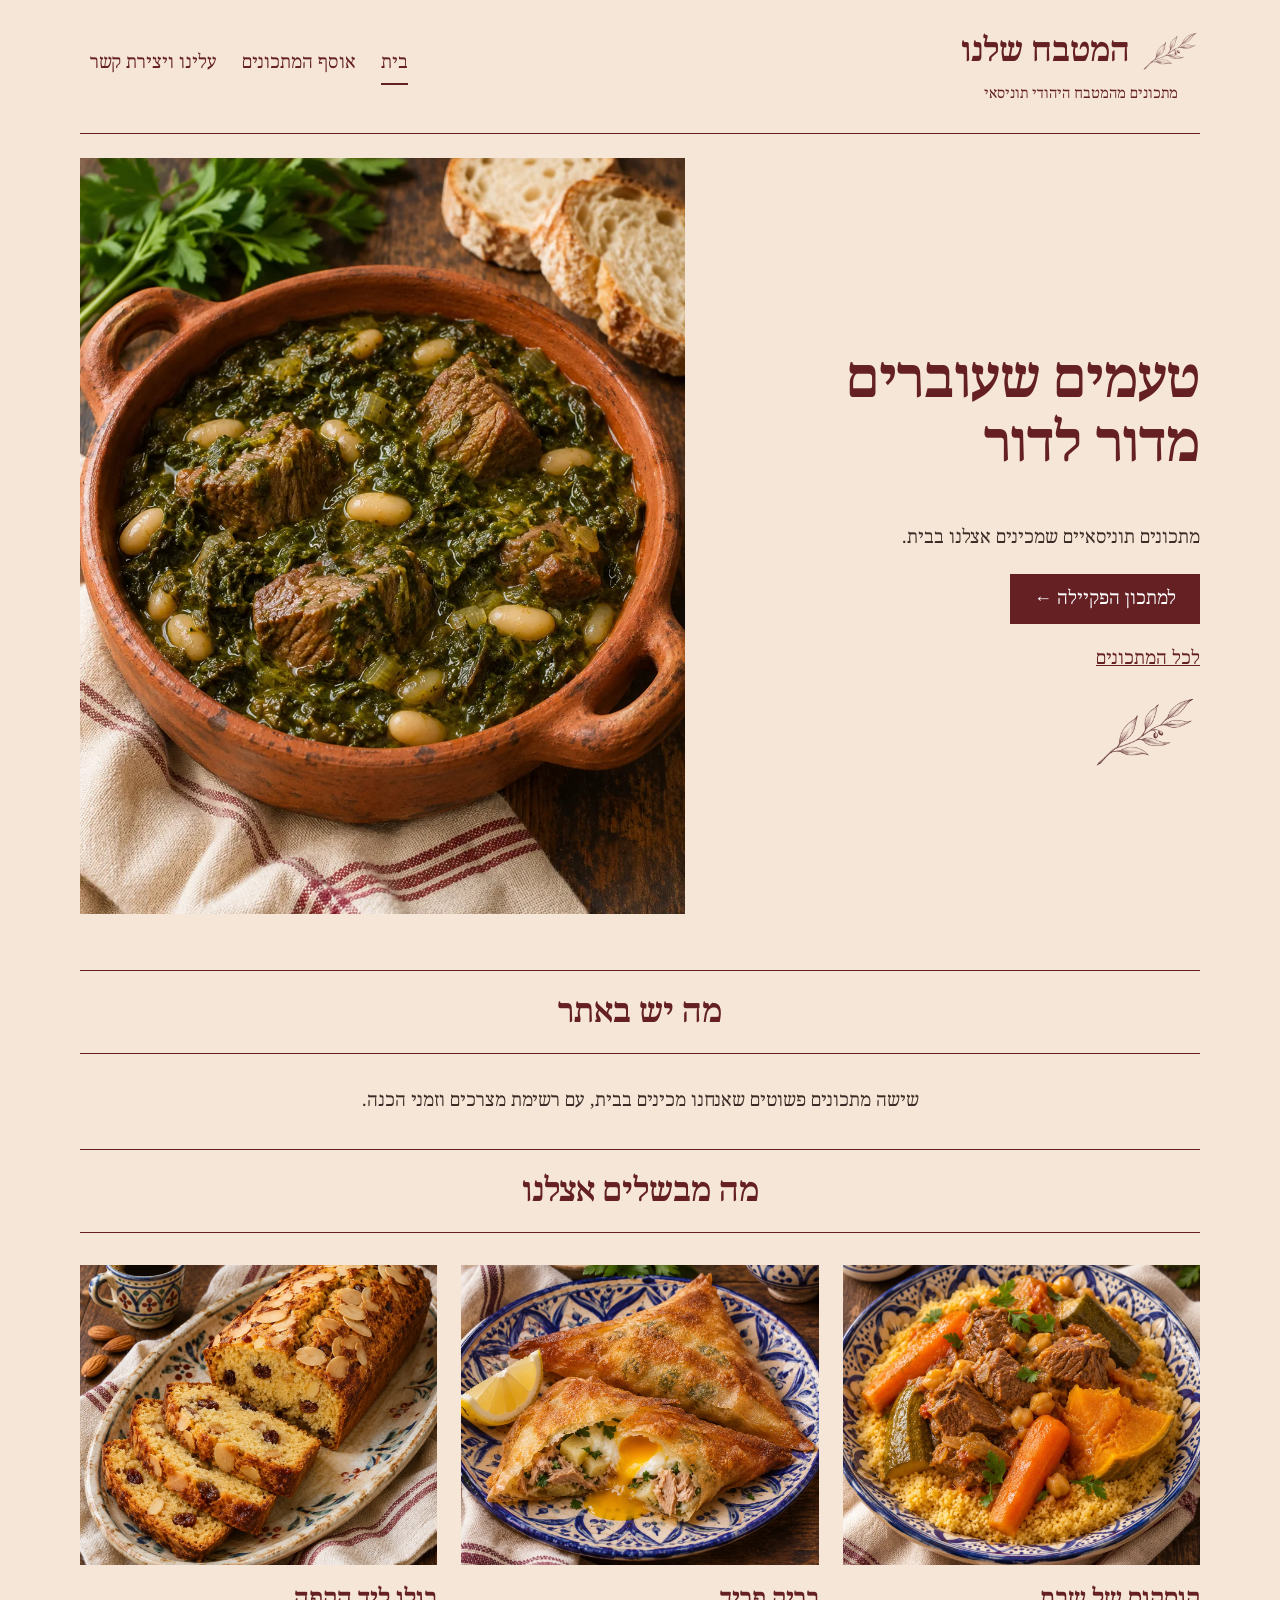
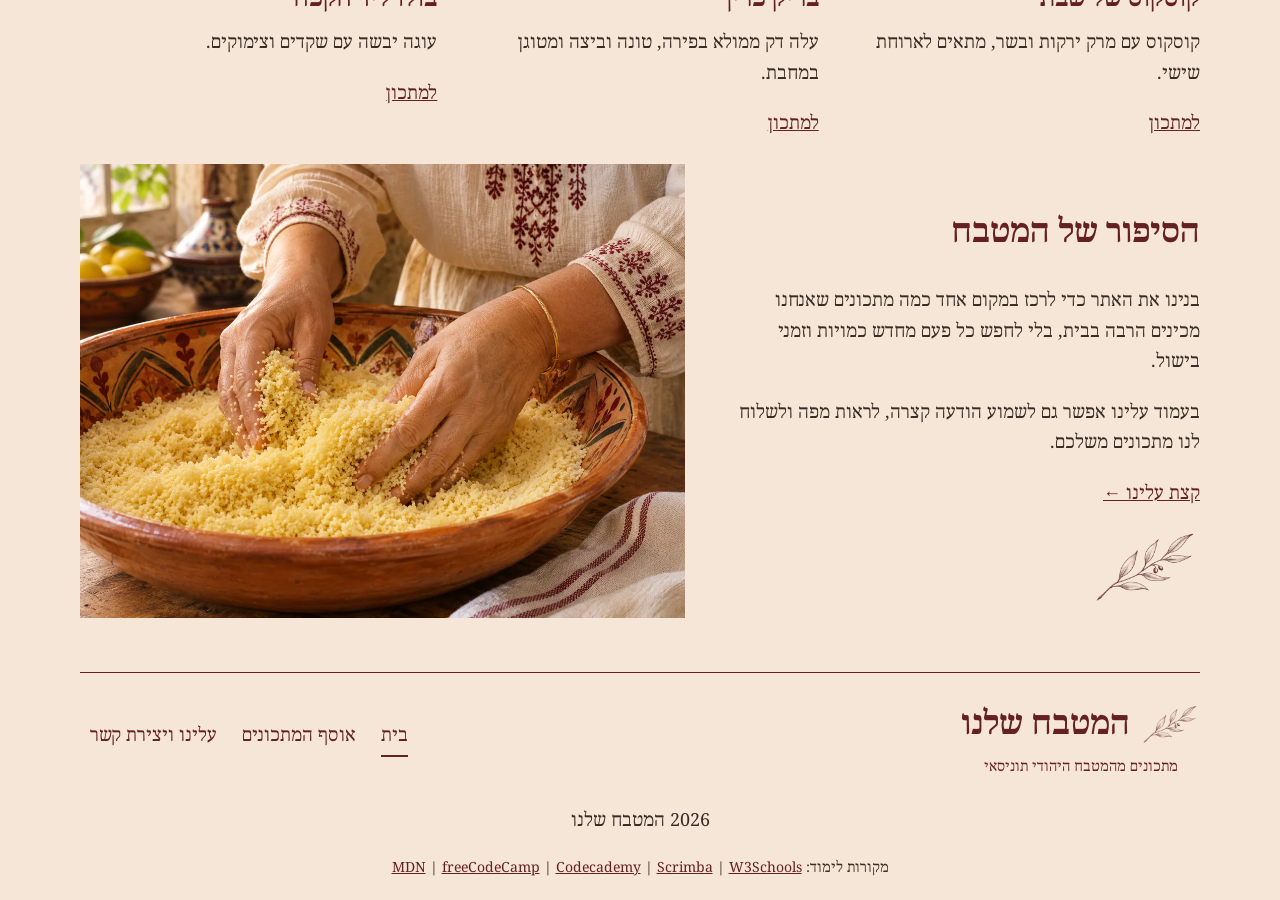
<file: index.html>
<!DOCTYPE html>
<html lang="he" dir="rtl">
<head>
  <meta charset="utf-8">
  <meta name="viewport" content="width=device-width, initial-scale=1">
  <title>המטבח שלנו - דף הבית</title>
  <link href="https://fonts.googleapis.com/css2?family=Noto+Serif+Hebrew:wght@400;700&display=swap" rel="stylesheet">
  <link href="css/style.css" rel="stylesheet">
</head>
<body>
  <header class="site-header">
    <a class="logo" href="index.html">
      <span class="logo-top">
        <img src="images/web/olive-branch.webp" alt="" class="logo-icon">
        <strong class="logo-title">המטבח שלנו</strong>
      </span>
      <span class="logo-subtitle">מתכונים מהמטבח היהודי תוניסאי</span>
    </a>
    <nav>
      <a href="index.html" class="active">בית</a>
      <a href="recettes.html">אוסף המתכונים</a>
      <a href="about.html">עלינו ויצירת קשר</a>
    </nav>
  </header>

  <main>
    <section class="row hero">
      <div class="column">
        <h1>טעמים שעוברים מדור לדור</h1>
        <p>מתכונים תוניסאיים שמכינים אצלנו בבית.</p>
        <p><a class="button" href="recettes.html#pkaila">למתכון הפקיילה &larr;</a></p>
        <p><a href="recettes.html">לכל המתכונים</a></p>
        <img src="images/web/olive-branch.webp" alt="" class="branch">
      </div>
      <img src="images/web/pkaila.webp" alt="סיר פקיילה עם בשר ושעועית לבנה" class="wide">
    </section>

    <section class="home-intro">
      <h2 class="section-title">מה יש באתר</h2>
      <p>שישה מתכונים פשוטים שאנחנו מכינים בבית, עם רשימת מצרכים וזמני הכנה.</p>
    </section>

    <section>
      <h2 class="section-title">מה מבשלים אצלנו</h2>
      <div class="cards">
        <article class="recipe-card">
          <a href="recettes.html#couscous">
            <img src="images/web/couscous.webp" alt="צלחת קוסקוס עם בשר וירקות">
          </a>
          <h3>קוסקוס של שבת</h3>
          <p>קוסקוס עם מרק ירקות ובשר, מתאים לארוחת שישי.</p>
          <a href="recettes.html#couscous">למתכון</a>
        </article>

        <article class="recipe-card">
          <a href="recettes.html#brik">
            <img src="images/web/brik.webp" alt="בריק מטוגן עם טונה וביצה">
          </a>
          <h3>בריק פריך</h3>
          <p>עלה דק ממולא בפירה, טונה וביצה ומטוגן במחבת.</p>
          <a href="recettes.html#brik">למתכון</a>
        </article>

        <article class="recipe-card">
          <a href="recettes.html#boulou">
            <img src="images/web/boulou.webp" alt="פרוסות עוגת בולו עם שקדים">
          </a>
          <h3>בולו ליד הקפה</h3>
          <p>עוגה יבשה עם שקדים וצימוקים.</p>
          <a href="recettes.html#boulou">למתכון</a>
        </article>
      </div>
    </section>

    <section class="row">
      <div class="column">
        <h2>הסיפור של המטבח</h2>
        <p>בנינו את האתר כדי לרכז במקום אחד כמה מתכונים שאנחנו מכינים הרבה בבית, בלי לחפש כל פעם מחדש כמויות וזמני בישול.</p>
        <p>בעמוד עלינו אפשר גם לשמוע הודעה קצרה, לראות מפה ולשלוח לנו מתכונים משלכם.</p>
        <p><a href="about.html">קצת עלינו &larr;</a></p>
        <img src="images/web/olive-branch.webp" alt="" class="branch">
      </div>
      <img src="images/web/making-couscous.webp" alt="הכנת קוסקוס בקערה" class="wide">
    </section>
  </main>

  <footer>
    <div class="footer-top">
      <a class="logo" href="index.html">
        <span class="logo-top">
          <img src="images/web/olive-branch.webp" alt="" class="logo-icon">
          <strong class="logo-title">המטבח שלנו</strong>
        </span>
        <span class="logo-subtitle">מתכונים מהמטבח היהודי תוניסאי</span>
      </a>
      <nav>
        <a href="index.html" class="active">בית</a>
        <a href="recettes.html">אוסף המתכונים</a>
        <a href="about.html">עלינו ויצירת קשר</a>
      </nav>
    </div>
    <p>2026 המטבח שלנו</p>
    <p class="learning-links">
      מקורות לימוד:
        <a href="https://developer.mozilla.org/" target="_blank">MDN</a> |
        <a href="https://www.freecodecamp.org/" target="_blank">freeCodeCamp</a> |
        <a href="https://www.codecademy.com/" target="_blank">Codecademy</a> |
        <a href="https://scrimba.com/" target="_blank">Scrimba</a> |
        <a href="https://www.w3schools.com/" target="_blank">W3Schools</a>
    </p>
  </footer>
</body>
</html>
</file>
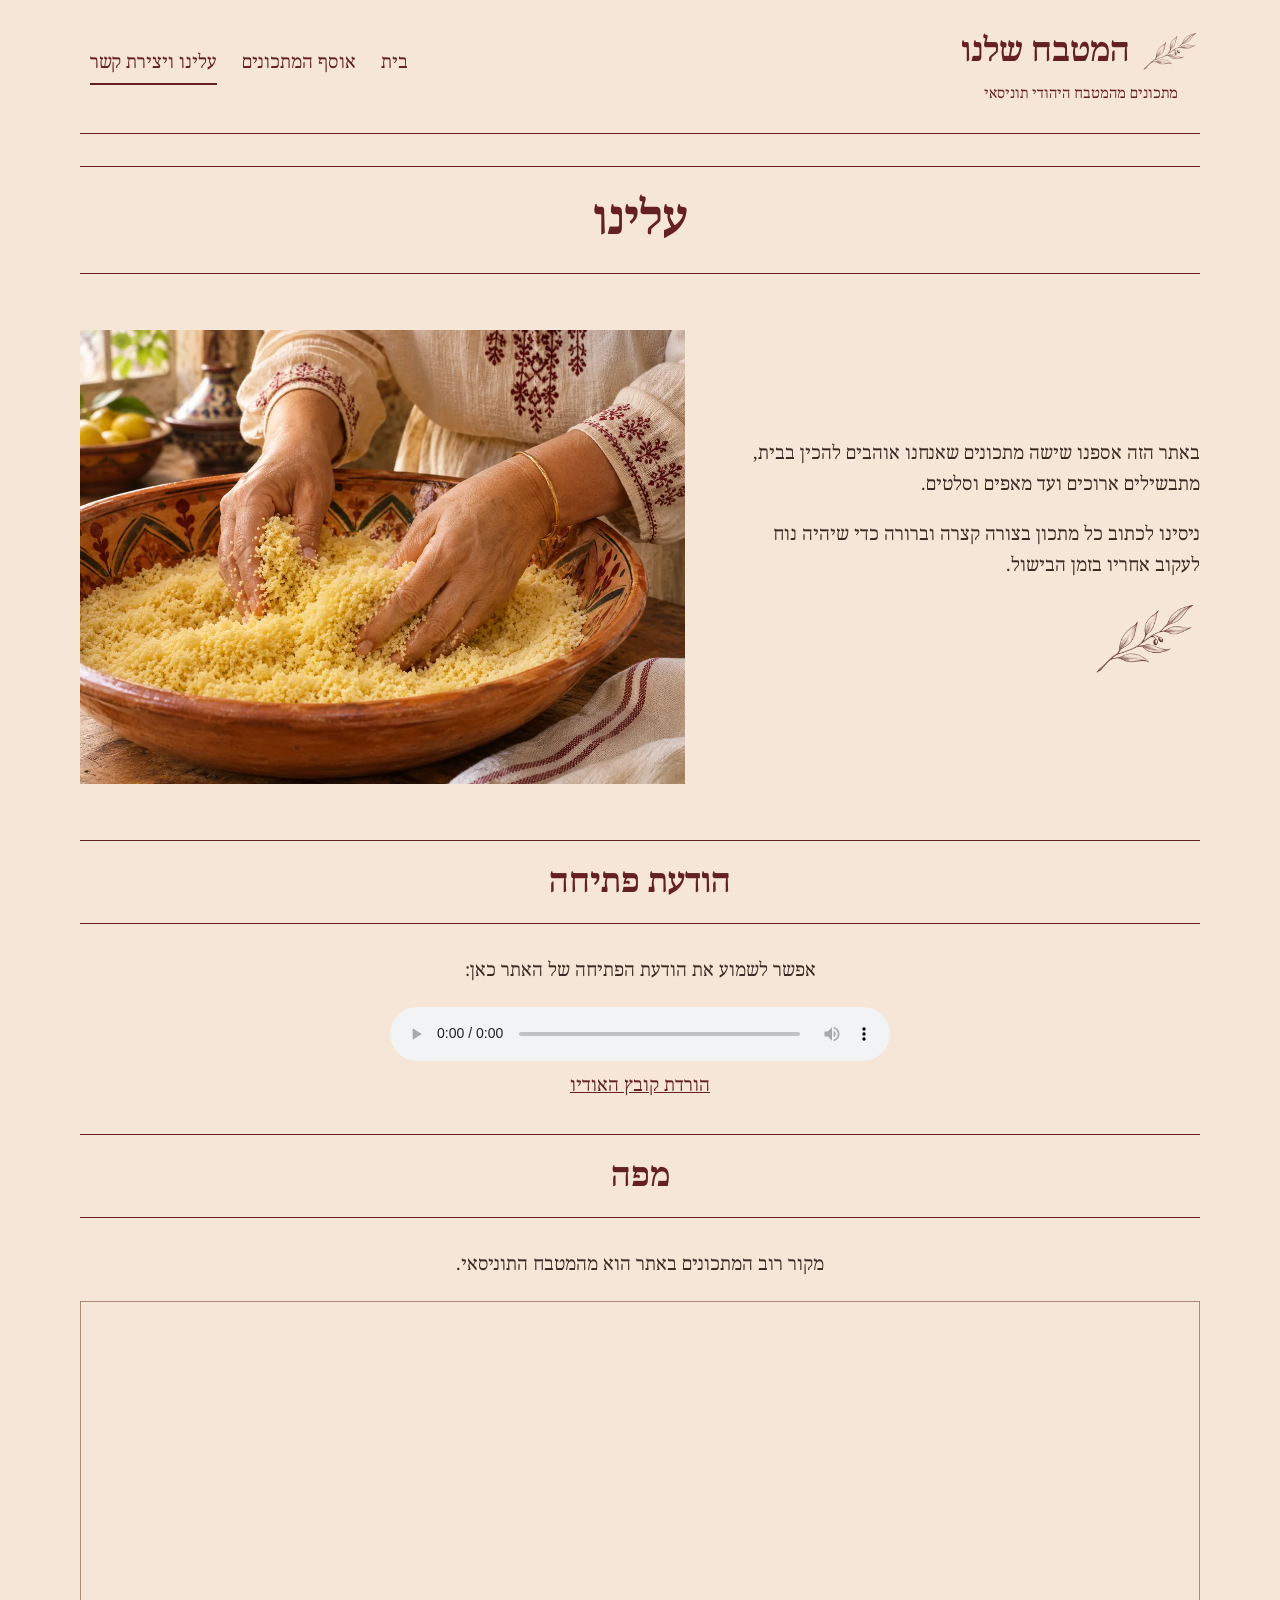
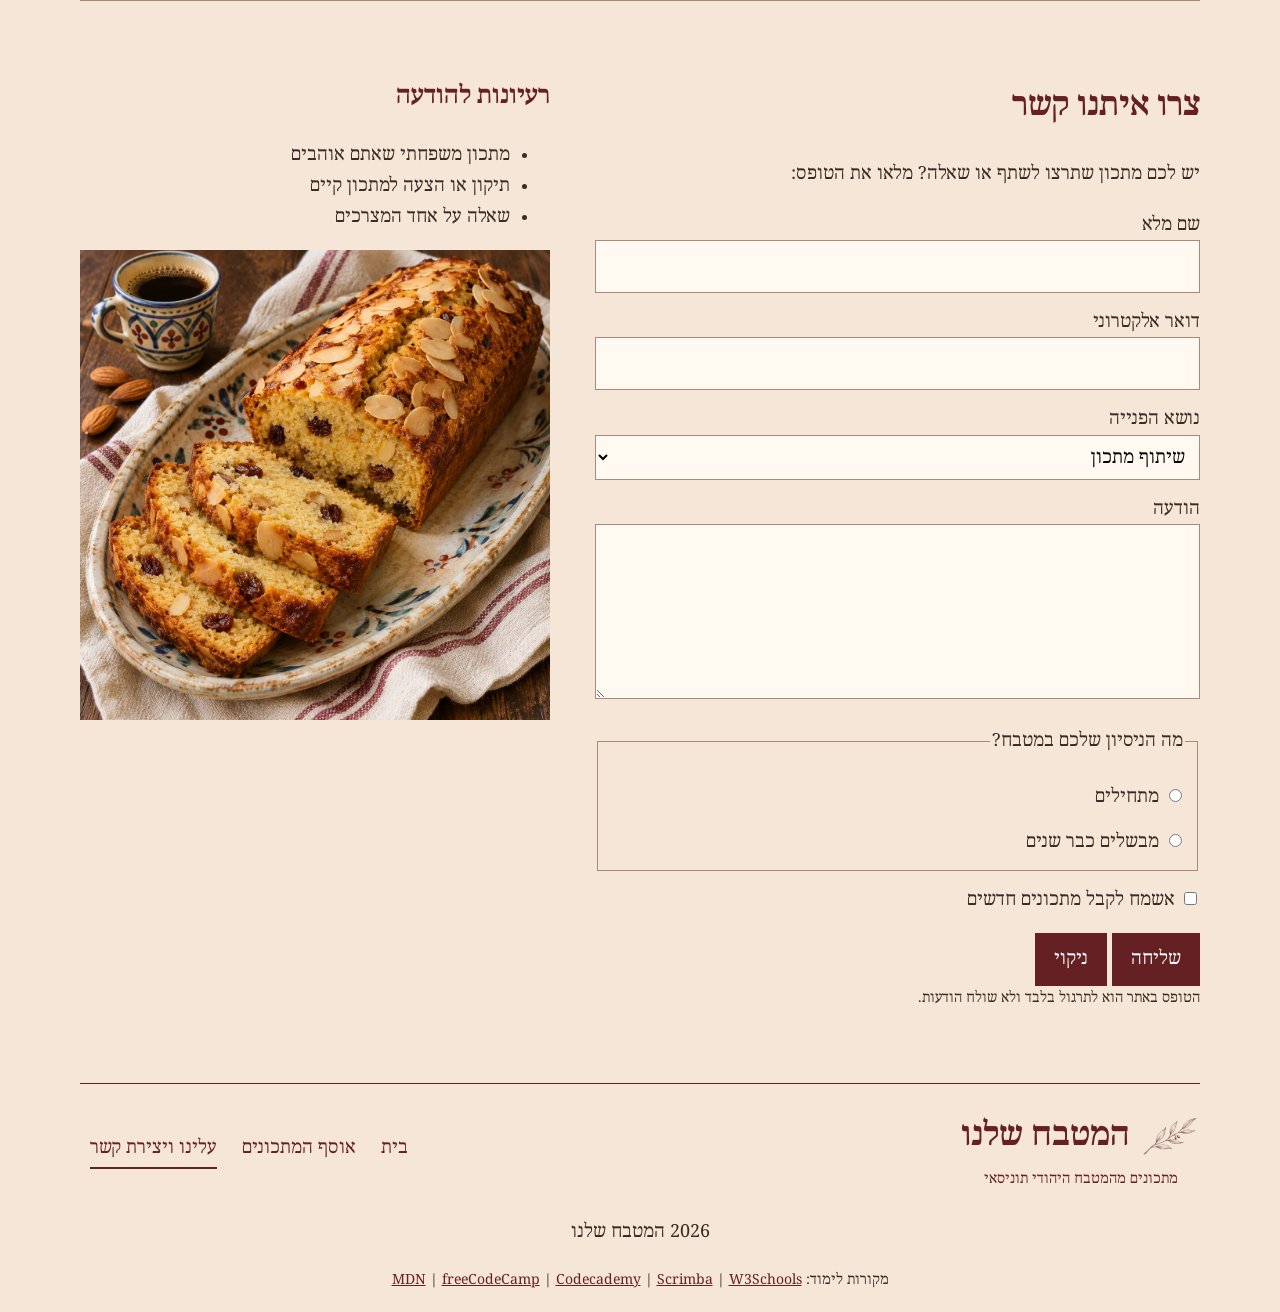
<file: about.html>
<!DOCTYPE html>
<html lang="he" dir="rtl">
<head>
  <meta charset="utf-8">
  <meta name="viewport" content="width=device-width, initial-scale=1">
  <title>המטבח שלנו - עלינו ויצירת קשר</title>
  <link href="https://fonts.googleapis.com/css2?family=Noto+Serif+Hebrew:wght@400;700&display=swap" rel="stylesheet">
  <link href="css/style.css" rel="stylesheet">
</head>
<body>
  <header class="site-header">
    <a class="logo" href="index.html">
      <span class="logo-top">
        <img src="images/web/olive-branch.webp" alt="" class="logo-icon">
        <strong class="logo-title">המטבח שלנו</strong>
      </span>
      <span class="logo-subtitle">מתכונים מהמטבח היהודי תוניסאי</span>
    </a>
    <nav>
      <a href="index.html">בית</a>
      <a href="recettes.html">אוסף המתכונים</a>
      <a href="about.html" class="active">עלינו ויצירת קשר</a>
    </nav>
  </header>

  <main>
    <section>
      <h1 class="section-title">עלינו</h1>
      <div class="row">
        <div class="column">
          <p>באתר הזה אספנו שישה מתכונים שאנחנו אוהבים להכין בבית, מתבשילים ארוכים ועד מאפים וסלטים.</p>
          <p>ניסינו לכתוב כל מתכון בצורה קצרה וברורה כדי שיהיה נוח לעקוב אחריו בזמן הבישול.</p>
          <img src="images/web/olive-branch.webp" alt="" class="branch">
        </div>
        <img src="images/web/making-couscous.webp" alt="הכנת קוסקוס בקערה" class="wide">
      </div>
    </section>

    <section class="welcome">
      <h2 class="section-title">הודעת פתיחה</h2>
      <p>אפשר לשמוע את הודעת הפתיחה של האתר כאן:</p>
      <audio controls>
        <source src="audio/welcome-he.m4a" type="audio/mp4">
        הדפדפן לא תומך בנגן אודיו.
      </audio>
      <p><a href="audio/welcome-he.m4a" download>הורדת קובץ האודיו</a></p>
    </section>

    <section class="center">
      <h2 class="section-title">מפה</h2>
      <p>מקור רוב המתכונים באתר הוא מהמטבח התוניסאי.</p>
      <iframe src="https://www.openstreetmap.org/export/embed.html?bbox=9.8%2C33.6%2C11.3%2C37.0&layer=mapnik" height="300" title="מפת תוניסיה"></iframe>
    </section>

    <section class="row contact">
      <div class="wide">
        <h2>צרו איתנו קשר</h2>
        <p>יש לכם מתכון שתרצו לשתף או שאלה? מלאו את הטופס:</p>
        <form action="about.html" method="get">
          <label for="name">שם מלא</label>
          <input type="text" id="name" name="name" required>

          <label for="email">דואר אלקטרוני</label>
          <input type="email" id="email" name="email" required>

          <label for="subject">נושא הפנייה</label>
          <select id="subject" name="subject">
            <option value="recipe">שיתוף מתכון</option>
            <option value="question">שאלה על מתכון</option>
            <option value="other">נושא אחר</option>
          </select>

          <label for="message">הודעה</label>
          <textarea id="message" name="message" rows="5" required></textarea>

          <fieldset>
            <legend>מה הניסיון שלכם במטבח?</legend>
            <label><input type="radio" class="choice" name="experience" value="beginner"> מתחילים</label>
            <label><input type="radio" class="choice" name="experience" value="experienced"> מבשלים כבר שנים</label>
          </fieldset>

          <label><input type="checkbox" class="choice" name="newsletter" value="yes"> אשמח לקבל מתכונים חדשים</label>

          <button type="submit">שליחה</button>
          <button type="reset">ניקוי</button>
        </form>
        <p class="note">הטופס באתר הוא לתרגול בלבד ולא שולח הודעות.</p>
      </div>

      <aside class="column">
        <h3>רעיונות להודעה</h3>
        <ul>
          <li>מתכון משפחתי שאתם אוהבים</li>
          <li>תיקון או הצעה למתכון קיים</li>
          <li>שאלה על אחד המצרכים</li>
        </ul>
        <img src="images/web/boulou.webp" alt="פרוסות עוגת בולו עם שקדים">
      </aside>
    </section>
  </main>

  <footer>
    <div class="footer-top">
      <a class="logo" href="index.html">
        <span class="logo-top">
          <img src="images/web/olive-branch.webp" alt="" class="logo-icon">
          <strong class="logo-title">המטבח שלנו</strong>
        </span>
        <span class="logo-subtitle">מתכונים מהמטבח היהודי תוניסאי</span>
      </a>
      <nav>
        <a href="index.html">בית</a>
        <a href="recettes.html">אוסף המתכונים</a>
        <a href="about.html" class="active">עלינו ויצירת קשר</a>
      </nav>
    </div>
    <p>2026 המטבח שלנו</p>
    <p class="learning-links">
      מקורות לימוד:
        <a href="https://developer.mozilla.org/" target="_blank">MDN</a> |
        <a href="https://www.freecodecamp.org/" target="_blank">freeCodeCamp</a> |
        <a href="https://www.codecademy.com/" target="_blank">Codecademy</a> |
        <a href="https://scrimba.com/" target="_blank">Scrimba</a> |
        <a href="https://www.w3schools.com/" target="_blank">W3Schools</a>
    </p>
  </footer>
</body>
</html>
</file>
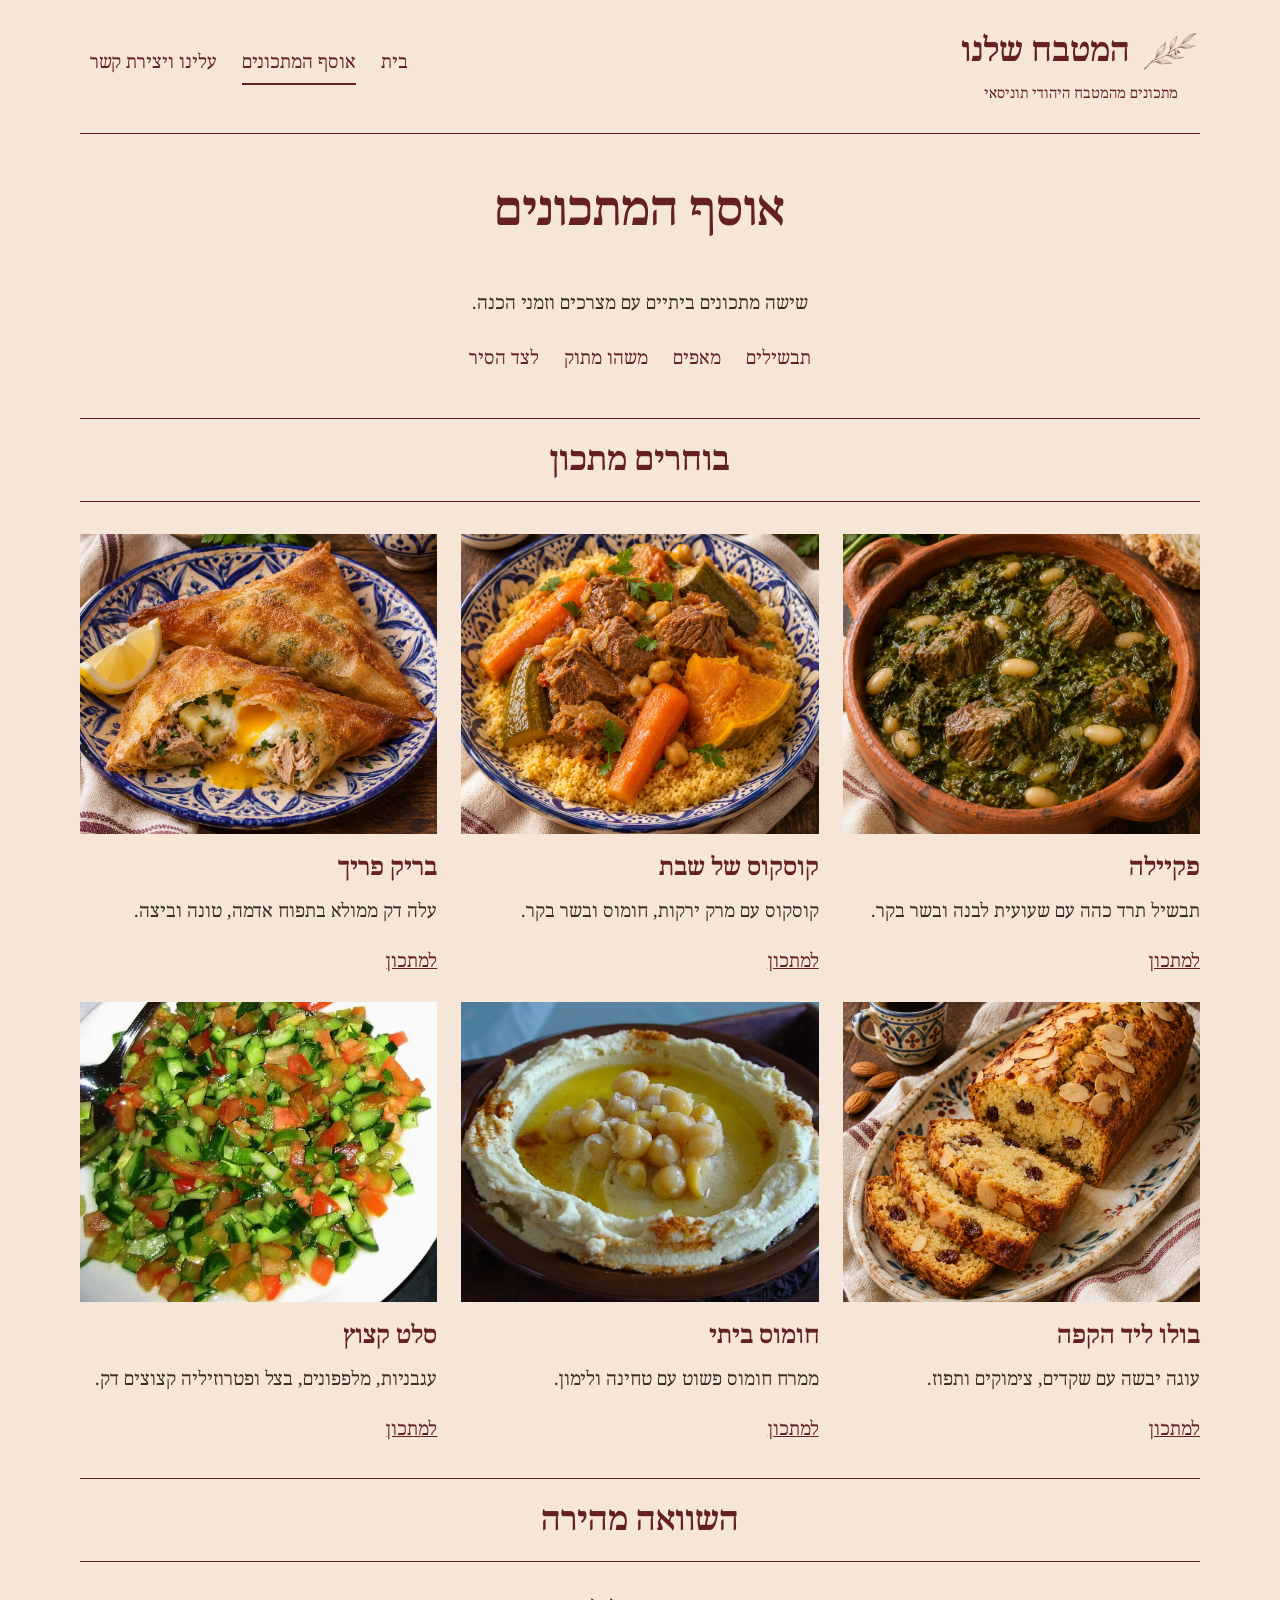
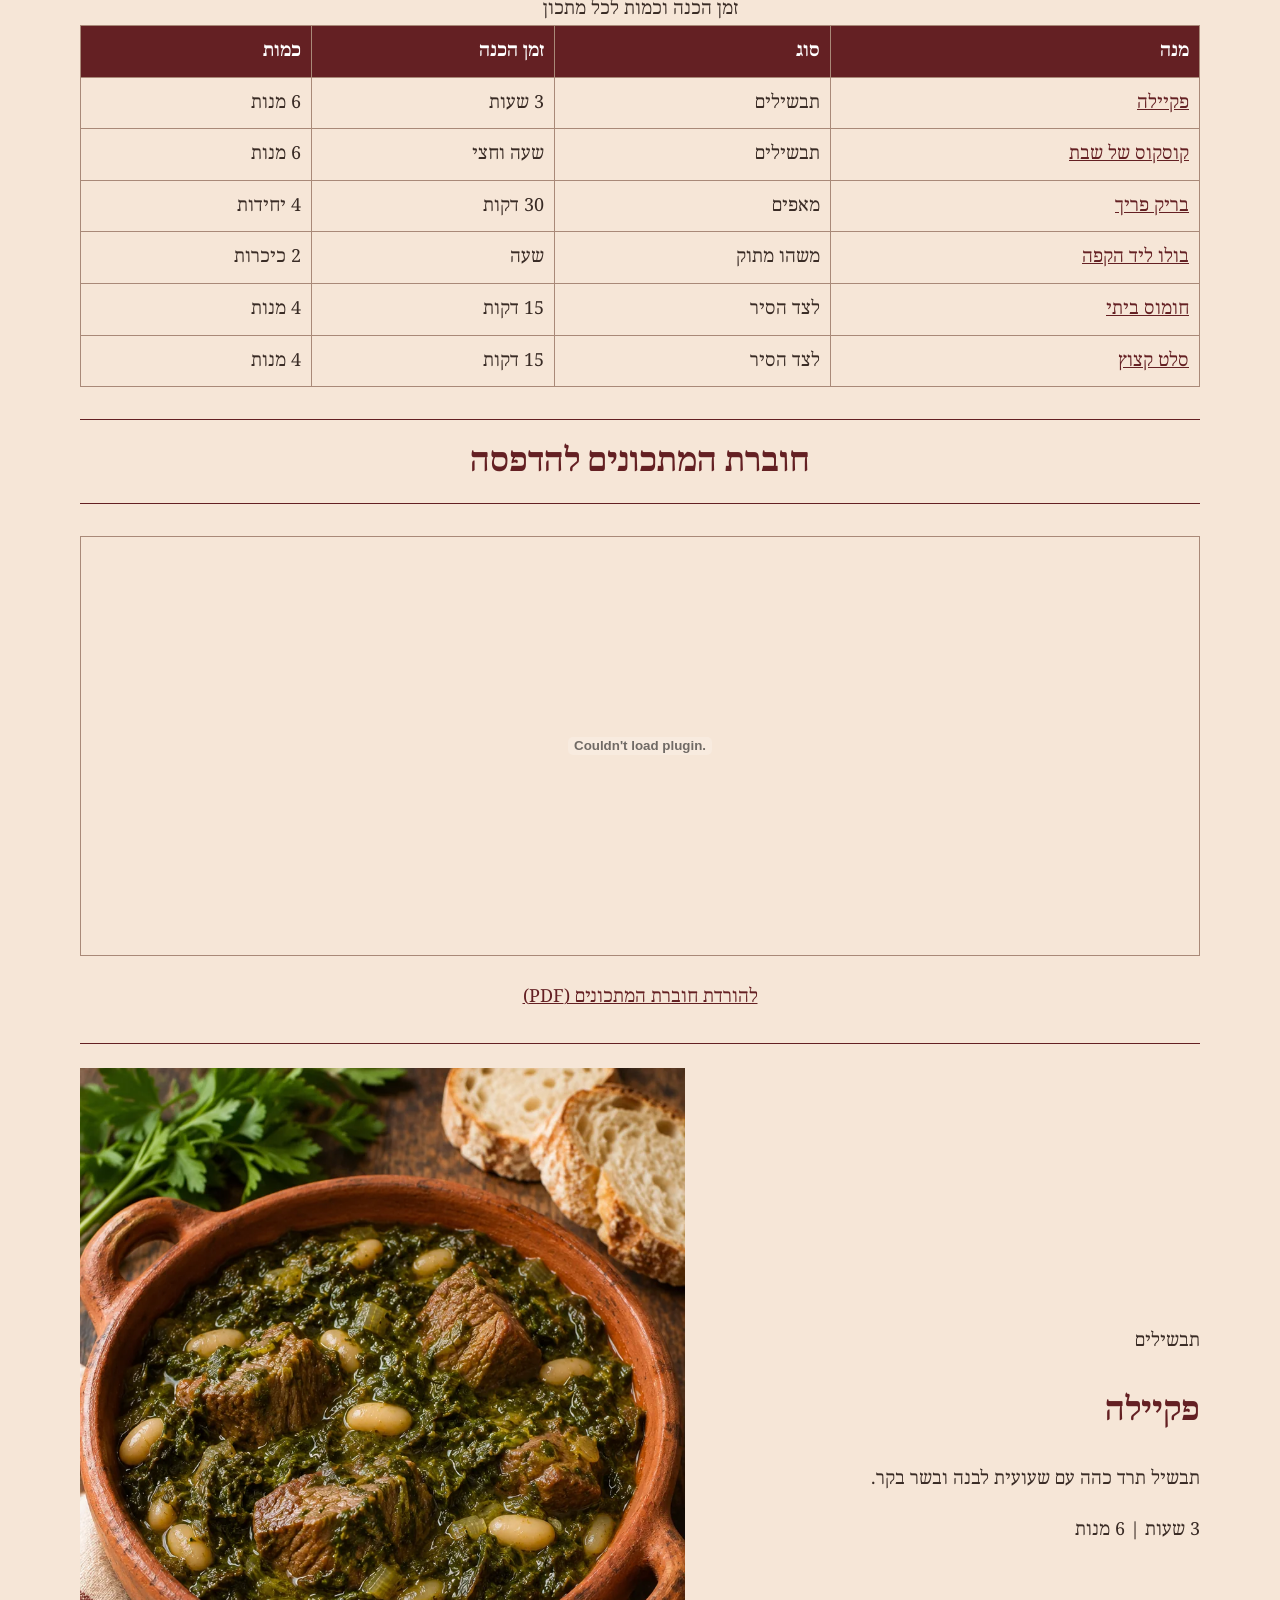
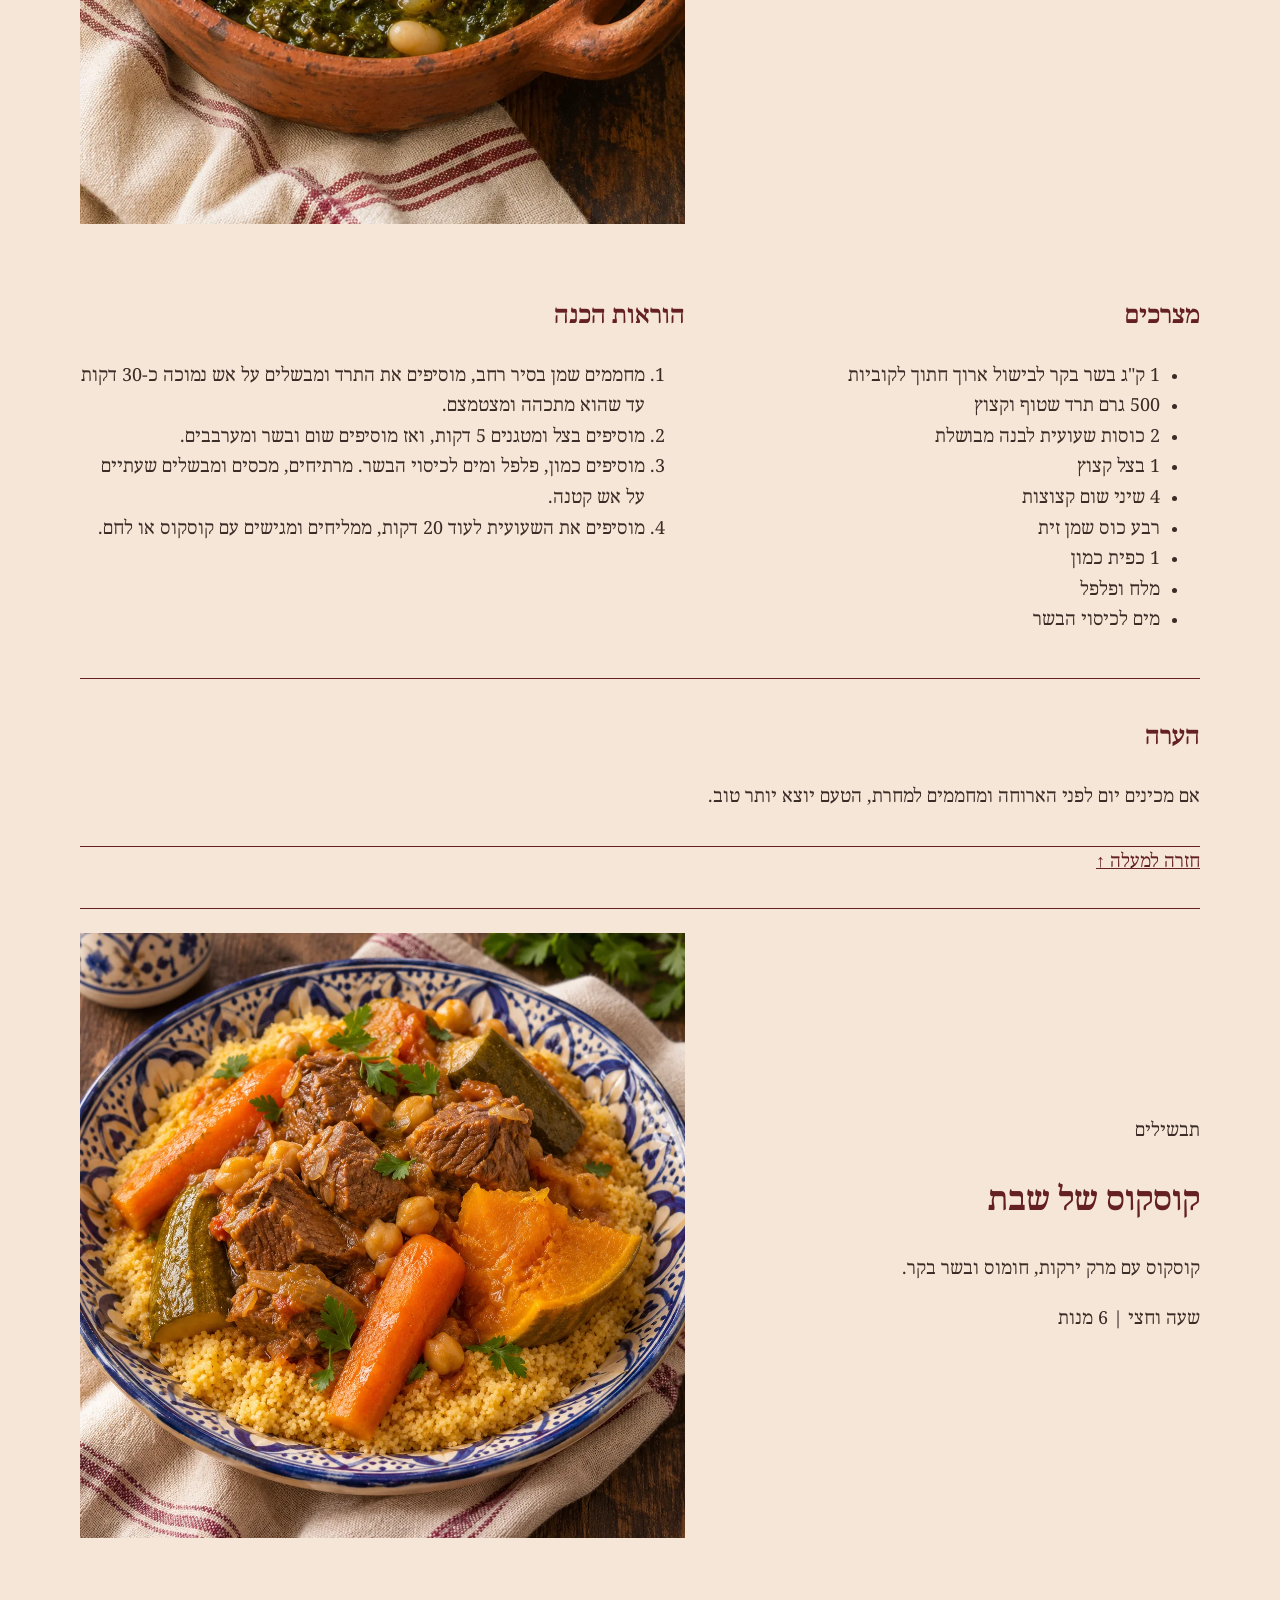
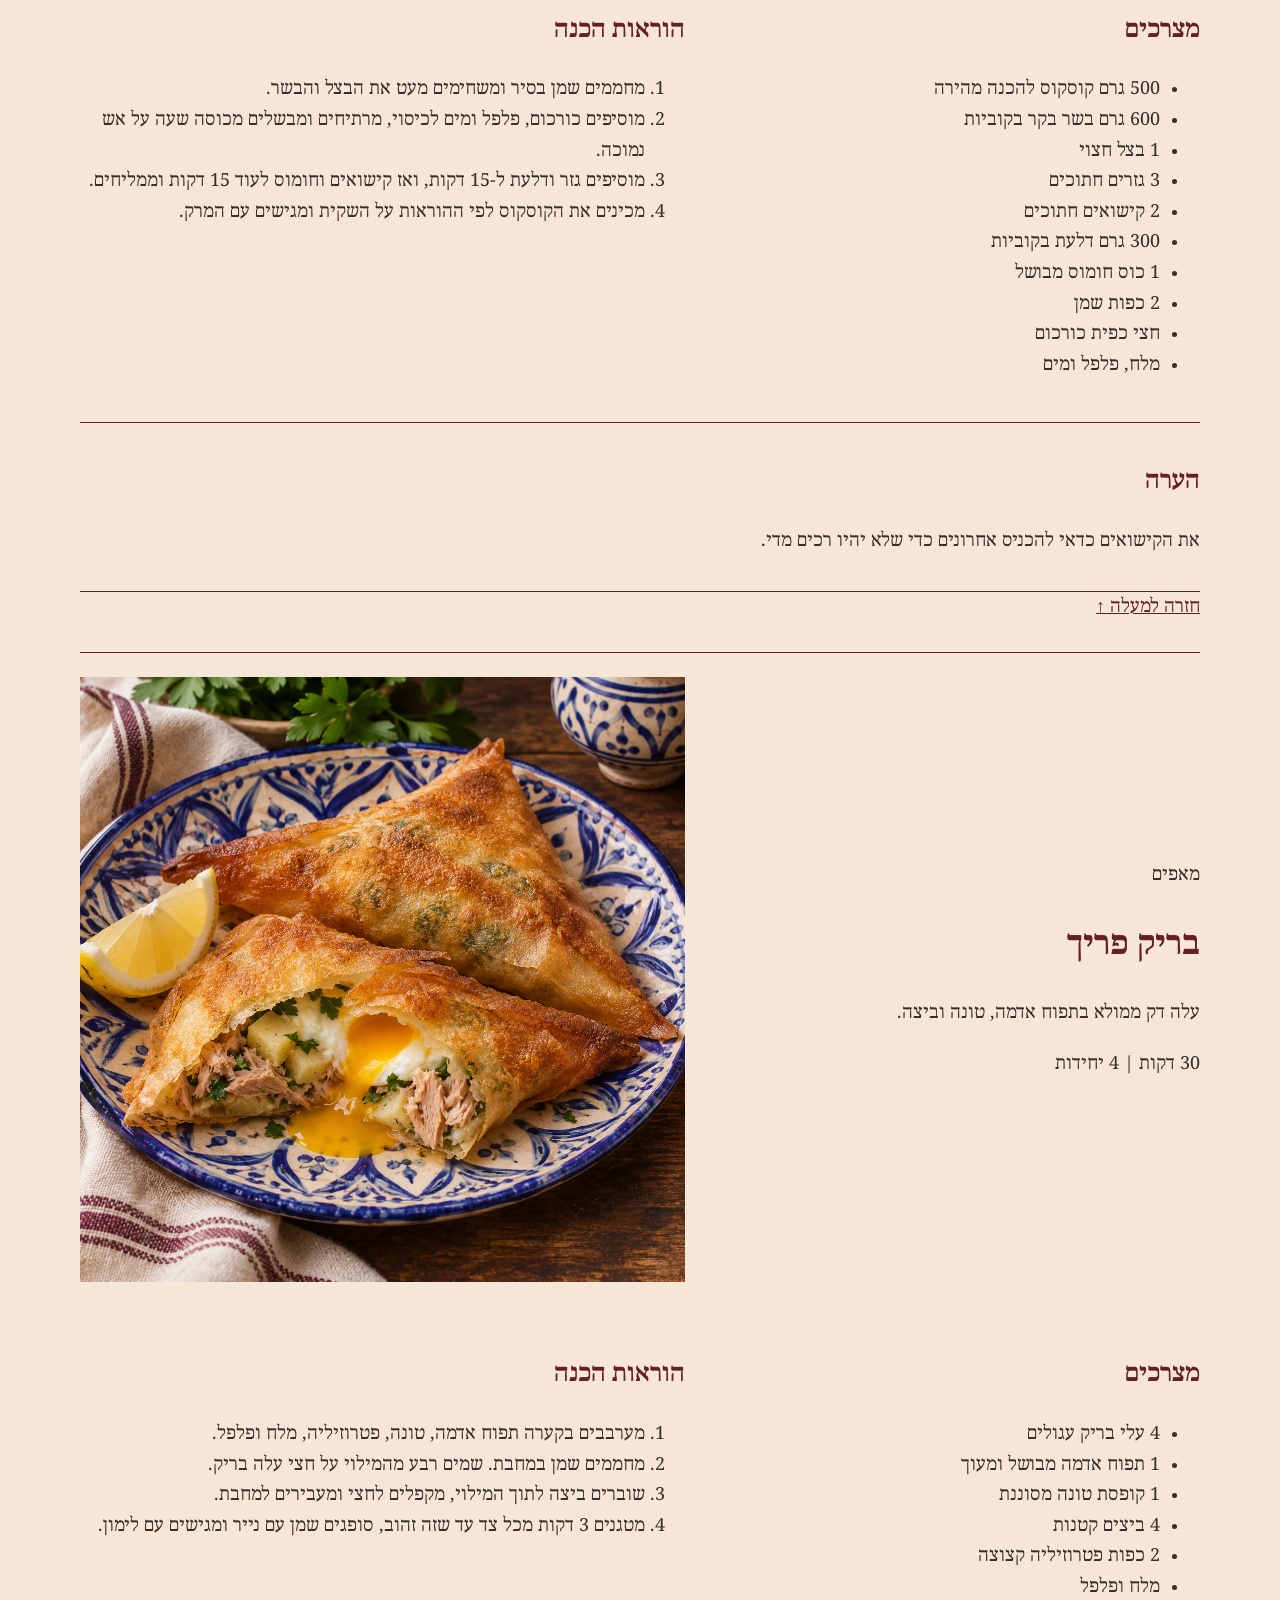
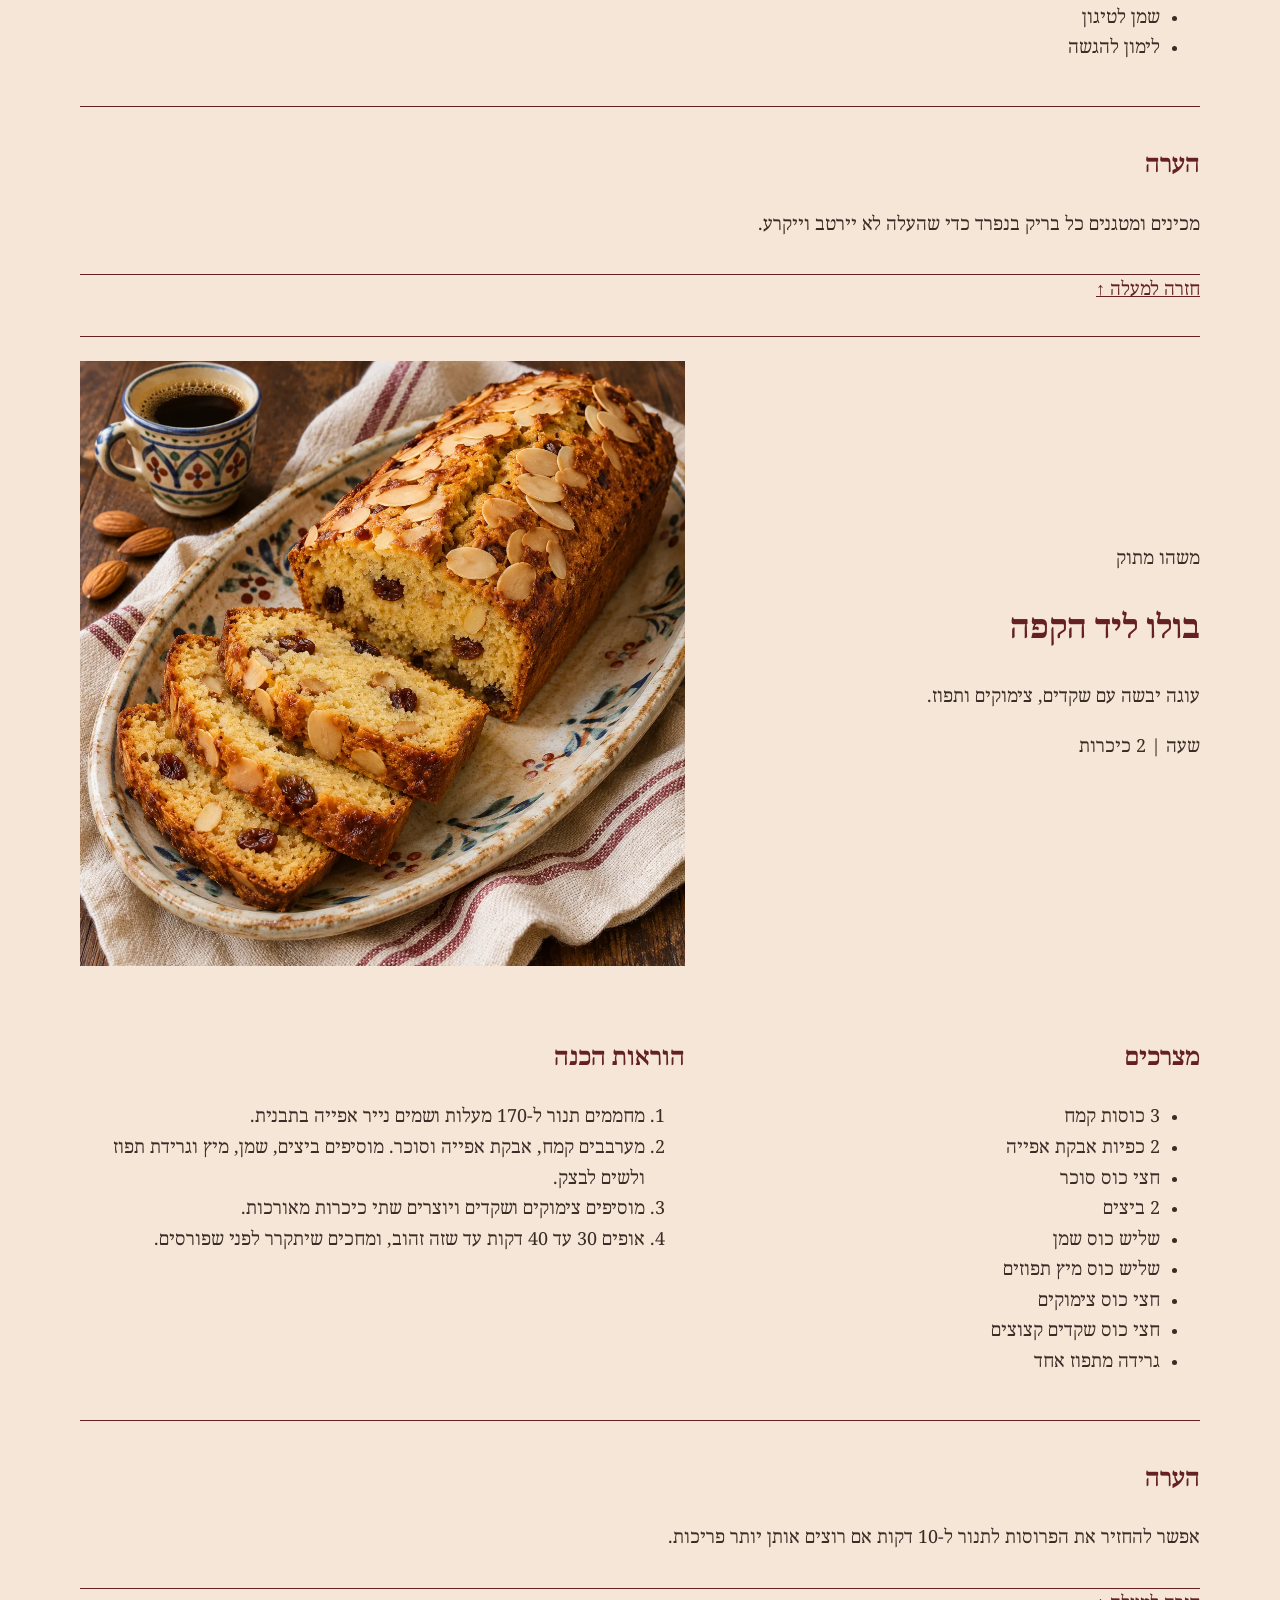
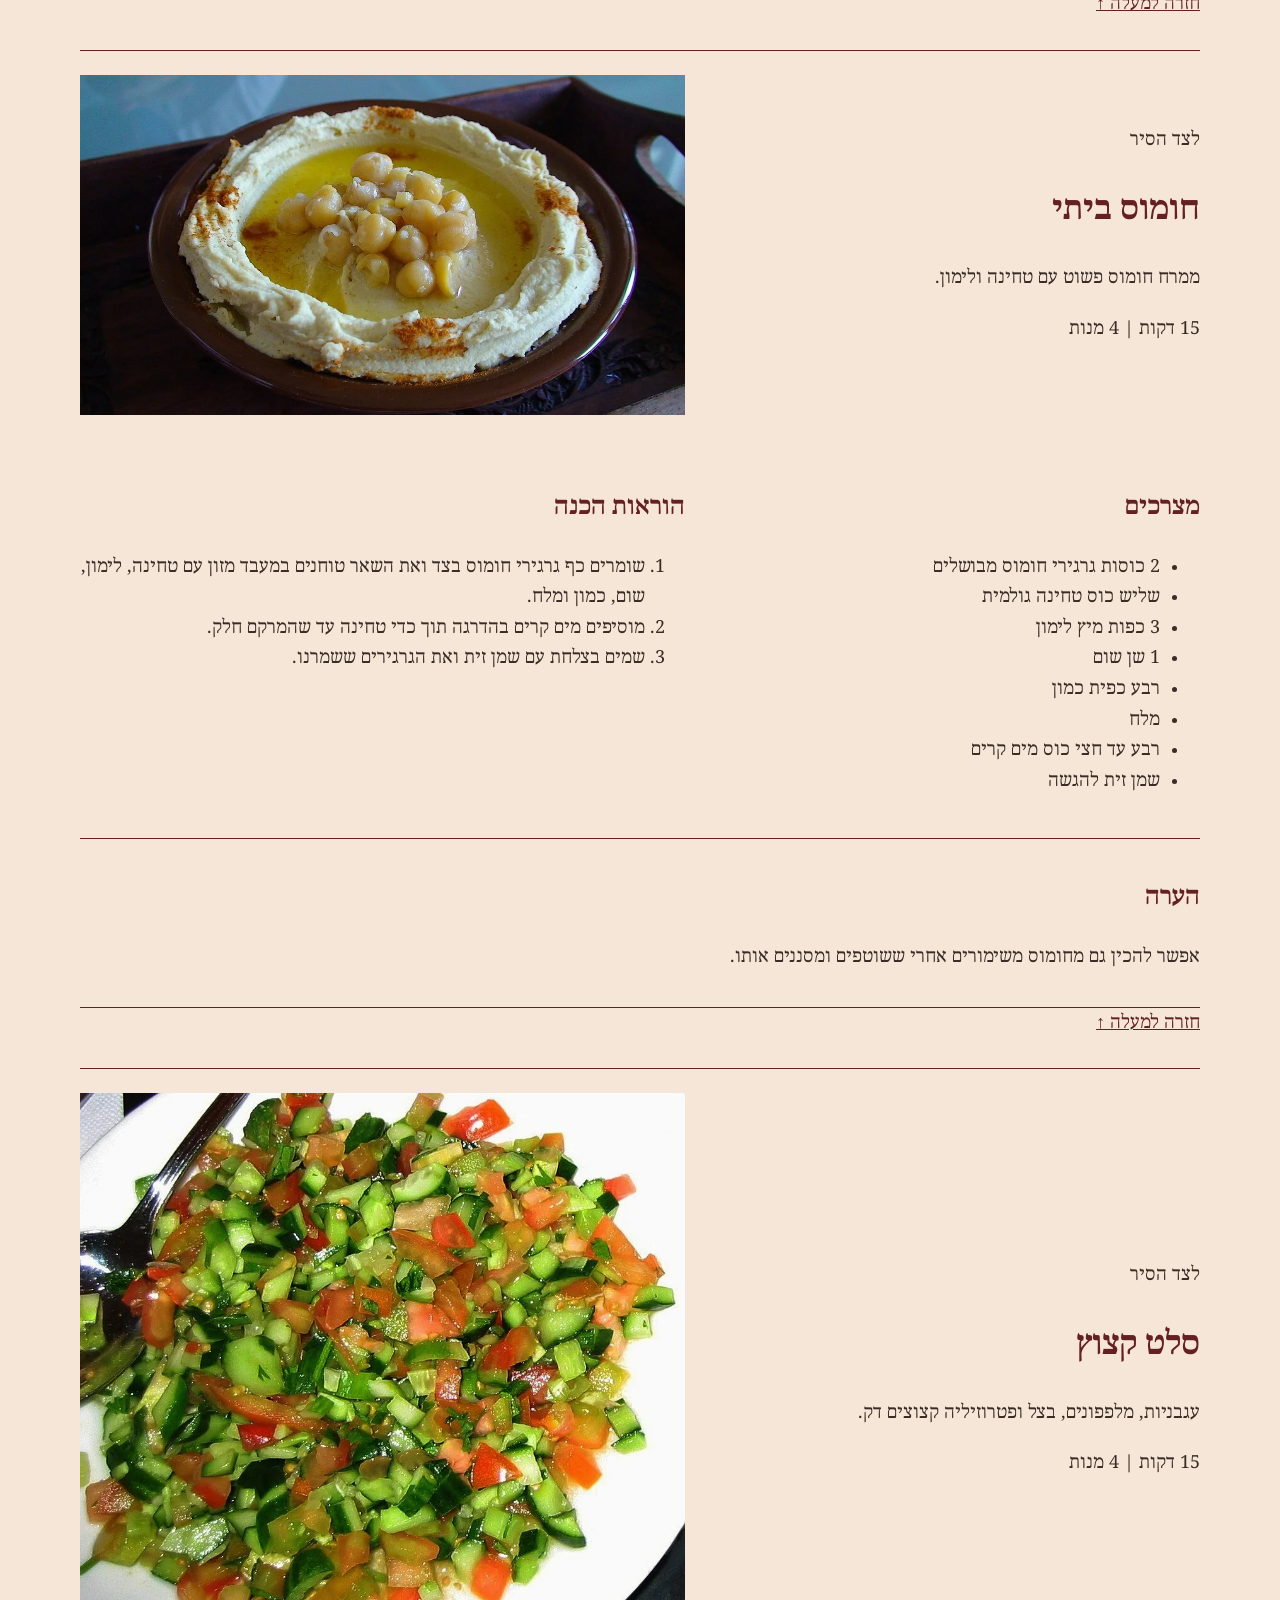
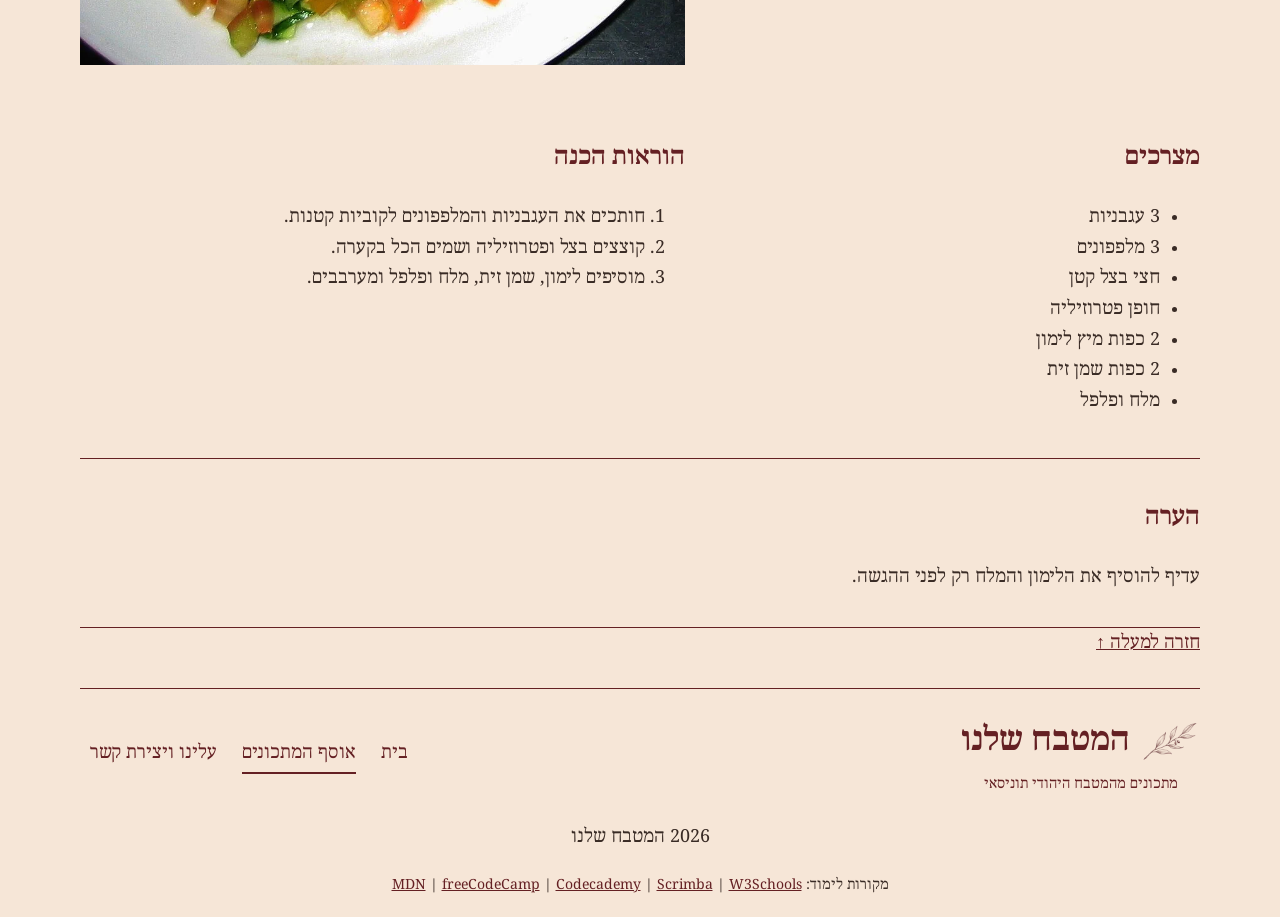
<file: recettes.html>
<!DOCTYPE html>
<html lang="he" dir="rtl">
<head>
  <meta charset="utf-8">
  <meta name="viewport" content="width=device-width, initial-scale=1">
  <title>המטבח שלנו - מתכונים</title>
  <link href="https://fonts.googleapis.com/css2?family=Noto+Serif+Hebrew:wght@400;700&display=swap" rel="stylesheet">
  <link href="css/style.css" rel="stylesheet">
</head>
<body>
  <header class="site-header">
    <a class="logo" href="index.html">
      <span class="logo-top">
        <img src="images/web/olive-branch.webp" alt="" class="logo-icon">
        <strong class="logo-title">המטבח שלנו</strong>
      </span>
      <span class="logo-subtitle">מתכונים מהמטבח היהודי תוניסאי</span>
    </a>
    <nav>
      <a href="index.html">בית</a>
      <a href="recettes.html" class="active">אוסף המתכונים</a>
      <a href="about.html">עלינו ויצירת קשר</a>
    </nav>
  </header>

  <main>
    <section class="page-heading" id="collection">
      <h1>אוסף המתכונים</h1>
      <p>שישה מתכונים ביתיים עם מצרכים וזמני הכנה.</p>
      <nav>
        <a href="#pkaila">תבשילים</a>
        <a href="#brik">מאפים</a>
        <a href="#boulou">משהו מתוק</a>
        <a href="#hummus">לצד הסיר</a>
      </nav>
    </section>

    <section>
      <h2 class="section-title">בוחרים מתכון</h2>
      <div class="cards">
        <article class="recipe-card">
          <a href="#pkaila">
            <img src="images/web/pkaila.webp" alt="סיר פקיילה עם בשר ושעועית לבנה">
          </a>
          <h3>פקיילה</h3>
          <p>תבשיל תרד כהה עם שעועית לבנה ובשר בקר.</p>
          <a href="#pkaila">למתכון</a>
        </article>
        <article class="recipe-card">
          <a href="#couscous">
            <img src="images/web/couscous.webp" alt="צלחת קוסקוס עם בשר וירקות">
          </a>
          <h3>קוסקוס של שבת</h3>
          <p>קוסקוס עם מרק ירקות, חומוס ובשר בקר.</p>
          <a href="#couscous">למתכון</a>
        </article>
        <article class="recipe-card">
          <a href="#brik">
            <img src="images/web/brik.webp" alt="בריק מטוגן עם טונה וביצה">
          </a>
          <h3>בריק פריך</h3>
          <p>עלה דק ממולא בתפוח אדמה, טונה וביצה.</p>
          <a href="#brik">למתכון</a>
        </article>
        <article class="recipe-card">
          <a href="#boulou">
            <img src="images/web/boulou.webp" alt="פרוסות עוגת בולו עם שקדים">
          </a>
          <h3>בולו ליד הקפה</h3>
          <p>עוגה יבשה עם שקדים, צימוקים ותפוז.</p>
          <a href="#boulou">למתכון</a>
        </article>
        <article class="recipe-card">
          <a href="#hummus">
            <img src="images/web/hummus.webp" alt="צלחת חומוס עם שמן זית">
          </a>
          <h3>חומוס ביתי</h3>
          <p>ממרח חומוס פשוט עם טחינה ולימון.</p>
          <a href="#hummus">למתכון</a>
        </article>
        <article class="recipe-card">
          <a href="#salad">
            <img src="images/web/salad.webp" alt="סלט ירקות קצוץ">
          </a>
          <h3>סלט קצוץ</h3>
          <p>עגבניות, מלפפונים, בצל ופטרוזיליה קצוצים דק.</p>
          <a href="#salad">למתכון</a>
        </article>
      </div>
    </section>

    <section>
      <h2 class="section-title">השוואה מהירה</h2>
      <div class="table-scroll">
        <table>
          <caption>זמן הכנה וכמות לכל מתכון</caption>
          <thead>
            <tr>
              <th>מנה</th>
              <th>סוג</th>
              <th>זמן הכנה</th>
              <th>כמות</th>
            </tr>
          </thead>
          <tbody>
          <tr><td><a href="#pkaila">פקיילה</a></td><td>תבשילים</td><td>3 שעות</td><td>6 מנות</td></tr>
          <tr><td><a href="#couscous">קוסקוס של שבת</a></td><td>תבשילים</td><td>שעה וחצי</td><td>6 מנות</td></tr>
          <tr><td><a href="#brik">בריק פריך</a></td><td>מאפים</td><td>30 דקות</td><td>4 יחידות</td></tr>
          <tr><td><a href="#boulou">בולו ליד הקפה</a></td><td>משהו מתוק</td><td>שעה</td><td>2 כיכרות</td></tr>
          <tr><td><a href="#hummus">חומוס ביתי</a></td><td>לצד הסיר</td><td>15 דקות</td><td>4 מנות</td></tr>
          <tr><td><a href="#salad">סלט קצוץ</a></td><td>לצד הסיר</td><td>15 דקות</td><td>4 מנות</td></tr>
          </tbody>
        </table>
      </div>
    </section>

    <section>
      <h2 class="section-title">חוברת המתכונים להדפסה</h2>
      <embed src="files/booklet.pdf" type="application/pdf" width="100%" height="420">
      <p class="center"><a href="files/booklet.pdf" download>להורדת חוברת המתכונים (PDF)</a></p>
    </section>

    <article class="recipe-detail" id="pkaila">
      <div class="row">
        <div class="column">
          <p>תבשילים</p>
          <h2>פקיילה</h2>
          <p>תבשיל תרד כהה עם שעועית לבנה ובשר בקר.</p>
          <p>3 שעות | 6 מנות</p>
        </div>
        <img src="images/web/pkaila.webp" alt="סיר פקיילה עם בשר ושעועית לבנה" class="wide">
      </div>
      <div class="row recipe-body">
        <div class="column">
          <h3>מצרכים</h3>
          <ul>
            <li>1 ק"ג בשר בקר לבישול ארוך חתוך לקוביות</li>
            <li>500 גרם תרד שטוף וקצוץ</li>
            <li>2 כוסות שעועית לבנה מבושלת</li>
            <li>1 בצל קצוץ</li>
            <li>4 שיני שום קצוצות</li>
            <li>רבע כוס שמן זית</li>
            <li>1 כפית כמון</li>
            <li>מלח ופלפל</li>
            <li>מים לכיסוי הבשר</li>
          </ul>
        </div>
        <div class="wide">
          <h3>הוראות הכנה</h3>
          <ol>
            <li>מחממים שמן בסיר רחב, מוסיפים את התרד ומבשלים על אש נמוכה כ-30 דקות עד שהוא מתכהה ומצטמצם.</li>
            <li>מוסיפים בצל ומטגנים 5 דקות, ואז מוסיפים שום ובשר ומערבבים.</li>
            <li>מוסיפים כמון, פלפל ומים לכיסוי הבשר. מרתיחים, מכסים ומבשלים שעתיים על אש קטנה.</li>
            <li>מוסיפים את השעועית לעוד 20 דקות, ממליחים ומגישים עם קוסקוס או לחם.</li>
          </ol>
        </div>
      </div>
      <aside class="tip">
        <h3>הערה</h3>
        <p>אם מכינים יום לפני הארוחה ומחממים למחרת, הטעם יוצא יותר טוב.</p>
      </aside>
      <p><a href="#collection">חזרה למעלה &uarr;</a></p>
    </article>
    <article class="recipe-detail" id="couscous">
      <div class="row">
        <div class="column">
          <p>תבשילים</p>
          <h2>קוסקוס של שבת</h2>
          <p>קוסקוס עם מרק ירקות, חומוס ובשר בקר.</p>
          <p>שעה וחצי | 6 מנות</p>
        </div>
        <img src="images/web/couscous.webp" alt="צלחת קוסקוס עם בשר וירקות" class="wide">
      </div>
      <div class="row recipe-body">
        <div class="column">
          <h3>מצרכים</h3>
          <ul>
            <li>500 גרם קוסקוס להכנה מהירה</li>
            <li>600 גרם בשר בקר בקוביות</li>
            <li>1 בצל חצוי</li>
            <li>3 גזרים חתוכים</li>
            <li>2 קישואים חתוכים</li>
            <li>300 גרם דלעת בקוביות</li>
            <li>1 כוס חומוס מבושל</li>
            <li>2 כפות שמן</li>
            <li>חצי כפית כורכום</li>
            <li>מלח, פלפל ומים</li>
          </ul>
        </div>
        <div class="wide">
          <h3>הוראות הכנה</h3>
          <ol>
            <li>מחממים שמן בסיר ומשחימים מעט את הבצל והבשר.</li>
            <li>מוסיפים כורכום, פלפל ומים לכיסוי, מרתיחים ומבשלים מכוסה שעה על אש נמוכה.</li>
            <li>מוסיפים גזר ודלעת ל-15 דקות, ואז קישואים וחומוס לעוד 15 דקות וממליחים.</li>
            <li>מכינים את הקוסקוס לפי ההוראות על השקית ומגישים עם המרק.</li>
          </ol>
        </div>
      </div>
      <aside class="tip">
        <h3>הערה</h3>
        <p>את הקישואים כדאי להכניס אחרונים כדי שלא יהיו רכים מדי.</p>
      </aside>
      <p><a href="#collection">חזרה למעלה &uarr;</a></p>
    </article>
    <article class="recipe-detail" id="brik">
      <div class="row">
        <div class="column">
          <p>מאפים</p>
          <h2>בריק פריך</h2>
          <p>עלה דק ממולא בתפוח אדמה, טונה וביצה.</p>
          <p>30 דקות | 4 יחידות</p>
        </div>
        <img src="images/web/brik.webp" alt="בריק מטוגן עם טונה וביצה" class="wide">
      </div>
      <div class="row recipe-body">
        <div class="column">
          <h3>מצרכים</h3>
          <ul>
            <li>4 עלי בריק עגולים</li>
            <li>1 תפוח אדמה מבושל ומעוך</li>
            <li>1 קופסת טונה מסוננת</li>
            <li>4 ביצים קטנות</li>
            <li>2 כפות פטרוזיליה קצוצה</li>
            <li>מלח ופלפל</li>
            <li>שמן לטיגון</li>
            <li>לימון להגשה</li>
          </ul>
        </div>
        <div class="wide">
          <h3>הוראות הכנה</h3>
          <ol>
            <li>מערבבים בקערה תפוח אדמה, טונה, פטרוזיליה, מלח ופלפל.</li>
            <li>מחממים שמן במחבת. שמים רבע מהמילוי על חצי עלה בריק.</li>
            <li>שוברים ביצה לתוך המילוי, מקפלים לחצי ומעבירים למחבת.</li>
            <li>מטגנים 3 דקות מכל צד עד שזה זהוב, סופגים שמן עם נייר ומגישים עם לימון.</li>
          </ol>
        </div>
      </div>
      <aside class="tip">
        <h3>הערה</h3>
        <p>מכינים ומטגנים כל בריק בנפרד כדי שהעלה לא יירטב וייקרע.</p>
      </aside>
      <p><a href="#collection">חזרה למעלה &uarr;</a></p>
    </article>
    <article class="recipe-detail" id="boulou">
      <div class="row">
        <div class="column">
          <p>משהו מתוק</p>
          <h2>בולו ליד הקפה</h2>
          <p>עוגה יבשה עם שקדים, צימוקים ותפוז.</p>
          <p>שעה | 2 כיכרות</p>
        </div>
        <img src="images/web/boulou.webp" alt="פרוסות עוגת בולו עם שקדים" class="wide">
      </div>
      <div class="row recipe-body">
        <div class="column">
          <h3>מצרכים</h3>
          <ul>
            <li>3 כוסות קמח</li>
            <li>2 כפיות אבקת אפייה</li>
            <li>חצי כוס סוכר</li>
            <li>2 ביצים</li>
            <li>שליש כוס שמן</li>
            <li>שליש כוס מיץ תפוזים</li>
            <li>חצי כוס צימוקים</li>
            <li>חצי כוס שקדים קצוצים</li>
            <li>גרידה מתפוז אחד</li>
          </ul>
        </div>
        <div class="wide">
          <h3>הוראות הכנה</h3>
          <ol>
            <li>מחממים תנור ל-170 מעלות ושמים נייר אפייה בתבנית.</li>
            <li>מערבבים קמח, אבקת אפייה וסוכר. מוסיפים ביצים, שמן, מיץ וגרידת תפוז ולשים לבצק.</li>
            <li>מוסיפים צימוקים ושקדים ויוצרים שתי כיכרות מאורכות.</li>
            <li>אופים 30 עד 40 דקות עד שזה זהוב, ומחכים שיתקרר לפני שפורסים.</li>
          </ol>
        </div>
      </div>
      <aside class="tip">
        <h3>הערה</h3>
        <p>אפשר להחזיר את הפרוסות לתנור ל-10 דקות אם רוצים אותן יותר פריכות.</p>
      </aside>
      <p><a href="#collection">חזרה למעלה &uarr;</a></p>
    </article>
    <article class="recipe-detail" id="hummus">
      <div class="row">
        <div class="column">
          <p>לצד הסיר</p>
          <h2>חומוס ביתי</h2>
          <p>ממרח חומוס פשוט עם טחינה ולימון.</p>
          <p>15 דקות | 4 מנות</p>
        </div>
        <img src="images/web/hummus.webp" alt="צלחת חומוס עם שמן זית" class="wide">
      </div>
      <div class="row recipe-body">
        <div class="column">
          <h3>מצרכים</h3>
          <ul>
            <li>2 כוסות גרגירי חומוס מבושלים</li>
            <li>שליש כוס טחינה גולמית</li>
            <li>3 כפות מיץ לימון</li>
            <li>1 שן שום</li>
            <li>רבע כפית כמון</li>
            <li>מלח</li>
            <li>רבע עד חצי כוס מים קרים</li>
            <li>שמן זית להגשה</li>
          </ul>
        </div>
        <div class="wide">
          <h3>הוראות הכנה</h3>
          <ol>
            <li>שומרים כף גרגירי חומוס בצד ואת השאר טוחנים במעבד מזון עם טחינה, לימון, שום, כמון ומלח.</li>
            <li>מוסיפים מים קרים בהדרגה תוך כדי טחינה עד שהמרקם חלק.</li>
            <li>שמים בצלחת עם שמן זית ואת הגרגירים ששמרנו.</li>
          </ol>
        </div>
      </div>
      <aside class="tip">
        <h3>הערה</h3>
        <p>אפשר להכין גם מחומוס משימורים אחרי ששוטפים ומסננים אותו.</p>
      </aside>
      <p><a href="#collection">חזרה למעלה &uarr;</a></p>
    </article>
    <article class="recipe-detail" id="salad">
      <div class="row">
        <div class="column">
          <p>לצד הסיר</p>
          <h2>סלט קצוץ</h2>
          <p>עגבניות, מלפפונים, בצל ופטרוזיליה קצוצים דק.</p>
          <p>15 דקות | 4 מנות</p>
        </div>
        <img src="images/web/salad.webp" alt="סלט ירקות קצוץ" class="wide">
      </div>
      <div class="row recipe-body">
        <div class="column">
          <h3>מצרכים</h3>
          <ul>
            <li>3 עגבניות</li>
            <li>3 מלפפונים</li>
            <li>חצי בצל קטן</li>
            <li>חופן פטרוזיליה</li>
            <li>2 כפות מיץ לימון</li>
            <li>2 כפות שמן זית</li>
            <li>מלח ופלפל</li>
          </ul>
        </div>
        <div class="wide">
          <h3>הוראות הכנה</h3>
          <ol>
            <li>חותכים את העגבניות והמלפפונים לקוביות קטנות.</li>
            <li>קוצצים בצל ופטרוזיליה ושמים הכל בקערה.</li>
            <li>מוסיפים לימון, שמן זית, מלח ופלפל ומערבבים.</li>
          </ol>
        </div>
      </div>
      <aside class="tip">
        <h3>הערה</h3>
        <p>עדיף להוסיף את הלימון והמלח רק לפני ההגשה.</p>
      </aside>
      <p><a href="#collection">חזרה למעלה &uarr;</a></p>
    </article>
  </main>

  <footer>
    <div class="footer-top">
      <a class="logo" href="index.html">
        <span class="logo-top">
          <img src="images/web/olive-branch.webp" alt="" class="logo-icon">
          <strong class="logo-title">המטבח שלנו</strong>
        </span>
        <span class="logo-subtitle">מתכונים מהמטבח היהודי תוניסאי</span>
      </a>
      <nav>
        <a href="index.html">בית</a>
        <a href="recettes.html" class="active">אוסף המתכונים</a>
        <a href="about.html">עלינו ויצירת קשר</a>
      </nav>
    </div>
    <p>2026 המטבח שלנו</p>
    <p class="learning-links">
      מקורות לימוד:
        <a href="https://developer.mozilla.org/" target="_blank">MDN</a> |
        <a href="https://www.freecodecamp.org/" target="_blank">freeCodeCamp</a> |
        <a href="https://www.codecademy.com/" target="_blank">Codecademy</a> |
        <a href="https://scrimba.com/" target="_blank">Scrimba</a> |
        <a href="https://www.w3schools.com/" target="_blank">W3Schools</a>
    </p>
  </footer>
</body>
</html>
</file>
<file: css/style.css>
/* עיצוב בסיסי לכל הדפים */
* {
  box-sizing: border-box;
}
body {
  width: 90%;
  max-width: 1120px;
  margin: auto;
  background: #f6e6d7;
  color: #392b25;
  font-family: "Noto Serif Hebrew", serif; /* police */
  font-size: 18px;
  line-height: 1.7; /*taille ligne 1,7 fois + que texte*/
}
img {
  display: block;
  max-width: 100%;
  height: auto;
}
a, h1, h2, h3 {
  color: #642023;
}
h1 {
  font-size: 46px;
}
h2 {
  font-size: 32px;
}
h3 {
  font-size: 24px;
}
p {
  margin: 0 0 20px; /*haut, côtés, bas*/
}

/* כותרת, תפריט ושורות של שני טורים (Flexbox) */
.site-header, .footer-top, .row {
  display: flex;
  align-items: center;
  justify-content: space-between;/*place les enfants aux extrémités de la rangée et distribue l’espace libre entre eux*/
  gap: 30px;/*espace entre les enfants*/
  padding: 24px 0;/*esp int haut,bas*/
}
.site-header {
  border-bottom: 1px solid #642023;/* un trait bordeaux */
}
.column {
  width: 42%;
}
.wide {
  width: 54%;
}
.logo {
  text-align: center;
  text-decoration: none;
}
.logo-top {
  display: flex;
  align-items: center;
  justify-content: center;/*place enfents */
  gap: 10px;/*espace entre les enfants*/
}
.logo-icon {
  width: 60px;
}
.logo-title {
  font-size: 32px;
}
.logo-subtitle, .note, .learning-links {
  font-size: 14px;
}
nav a {
  display: inline-block;
  margin: 5px 10px;
  padding-bottom: 4px;
  text-decoration: none;
  border-bottom: 2px solid transparent;
  transition: 0.2s;
}
nav a:hover, nav .active {
  border-bottom-color: #642023;
}
.hero h1 {
  font-size: 54px;
  line-height: 1.2;
}
.branch {
  width: 110px;
}
.button {
  display: inline-block;
  padding: 10px 24px;
  background: #642023;
  color: white;
  text-decoration: none;
  transition: 0.2s;
}
.button:hover {/* qd survolement */
  background: #451619;
}
.section-title, .tip {
  padding: 14px 0;
  border-top: 1px solid #642023;
  border-bottom: 1px solid #642023;
}
.section-title, .home-intro, .welcome, .page-heading, .center, footer {
  text-align: center;
}
.section-title, .page-heading {
  margin: 32px 0;
}

/* גלריית המתכונים (CSS Grid) */
.cards {
  display: grid;
  grid-template-columns: repeat(3, 1fr);
  gap: 24px;
}
.recipe-card img {
  width: 100%;
  height: 300px;
  object-fit: cover;
}
.recipe-card h3 {
  margin: 14px 0 8px;
}
.recipe-detail, footer {
  border-top: 1px solid #642023;
  margin-top: 30px;
}
.recipe-body, .contact {
  align-items: flex-start;
}
.table-scroll {/* conteneur autour du tableau*/
  overflow-x: auto;
}
table {
  width: 100%;
  border-collapse: collapse;
}
th, td {
  padding: 10px;
  border: 1px solid #a98978;
  text-align: right;
}
thead {
  background: #642023;
  color: white;
}

/* טופס ומדיה */
label {
  display: block;
  margin-top: 14px;
}
input, select, textarea {
  width: 100%;
  padding: 10px;
  border: 1px solid #a98978;
  background: #fff9f2;
  font: inherit;
}
fieldset {
  margin-top: 16px;
  padding: 12px;
  border: 1px solid #a98978;
}
.choice {
  width: auto;
}
button {
  padding: 10px 18px;
  margin-top: 18px;
  background: #642023;
  color: white;
  border: 1px solid #642023;
  cursor: pointer;/*curseur forme main en survol */
  font: inherit;
}
audio {
  width: 100%;
  max-width: 500px;
}
embed, iframe {
  width: 100%;
  border: 1px solid #a98978;
  margin-bottom: 16px;
}

/* התאמה למסך טאבלט */
@media (max-width: 900px) {
  .cards {
    grid-template-columns: repeat(2, 1fr);
  }
  .hero h1 {
    font-size: 42px;
  }
}

/* התאמה למסך טלפון */
@media (max-width: 650px) {
  body {
    font-size: 16px;
  }
  h1, h2 {
    font-size: 28px;
  }
  .site-header, .footer-top, .row {
    flex-direction: column;
    align-items: stretch;
  }
  .column, .wide {
    width: 100%;
  }
  .cards {
    grid-template-columns: 1fr;
  }
}
</file>
